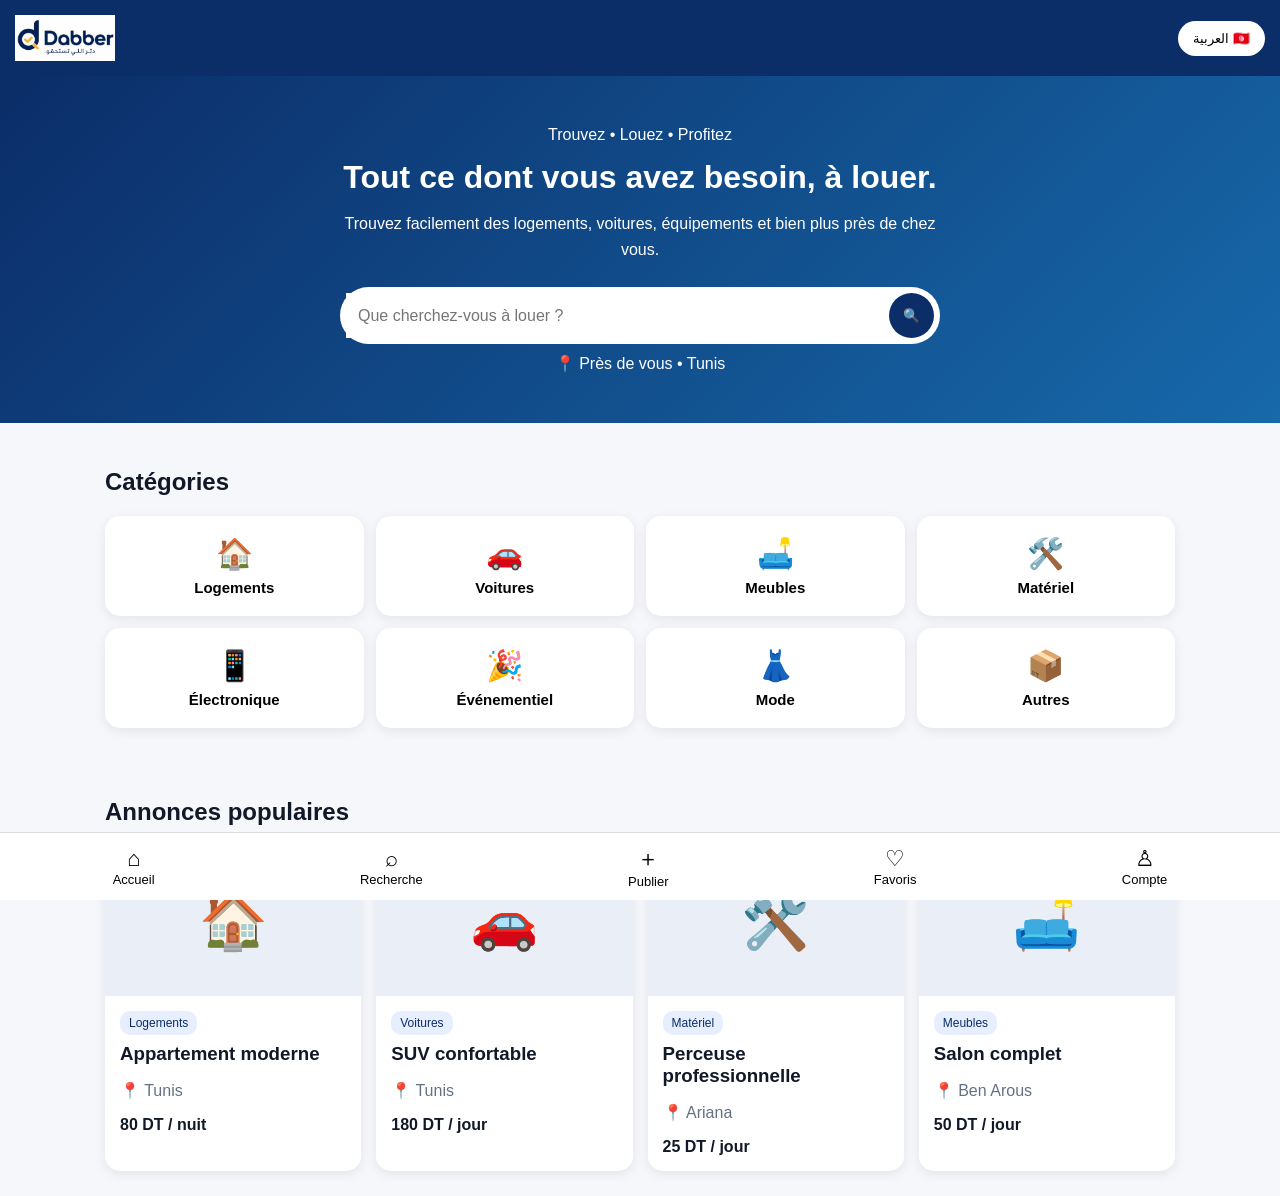
<file: index.html>
<!DOCTYPE html>
<html lang="fr">
<head>
  <meta charset="UTF-8">
  <meta name="viewport" content="width=device-width, initial-scale=1.0">
  <title>Dabber</title>

  <style>
    * {
      box-sizing: border-box;
    }

    body {
      margin: 0;
      font-family: Arial, sans-serif;
      background: #f5f7fb;
      color: #111827;
    }

    header {
      background: #0b2d68;
      padding: 15px;
      display: flex;
      justify-content: space-between;
      align-items: center;
    }

    header img {
      width: 100px;
      max-height: 50px;
      object-fit: contain;
    }

    button {
      border: 0;
      cursor: pointer;
    }

    #langBtn {
      background: white;
      padding: 10px 15px;
      border-radius: 20px;
    }

    .hero {
      background: linear-gradient(135deg, #0b2d68, #1769aa);
      color: white;
      padding: 50px 20px;
      text-align: center;
    }

    .hero h1 {
      font-size: 32px;
      margin: 15px 0;
    }

    .hero p {
      max-width: 600px;
      margin: auto;
      line-height: 1.6;
    }

    .search {
      max-width: 600px;
      margin: 25px auto 10px;
      background: white;
      border-radius: 30px;
      padding: 6px;
      display: flex;
    }

    .search input {
      flex: 1;
      border: 0;
      outline: 0;
      padding: 12px;
      font-size: 16px;
    }

    .search button {
      background: #0b2d68;
      color: white;
      width: 45px;
      height: 45px;
      border-radius: 50%;
    }

    .section {
      padding: 25px 15px;
      max-width: 1100px;
      margin: auto;
    }

    .section h2 {
      margin-bottom: 20px;
    }

    .categories {
      display: grid;
      grid-template-columns: repeat(4, 1fr);
      gap: 12px;
    }

    .cat {
      background: white;
      padding: 20px 10px;
      border-radius: 15px;
      box-shadow: 0 3px 12px rgba(0,0,0,.08);
      font-size: 15px;
    }

    .cat span {
      display: block;
      font-size: 30px;
      margin-bottom: 8px;
    }

    .listings {
      display: grid;
      grid-template-columns: repeat(4, 1fr);
      gap: 15px;
    }

    .card {
      background: white;
      border-radius: 15px;
      overflow: hidden;
      box-shadow: 0 3px 12px rgba(0,0,0,.08);
    }

    .card-image {
      height: 150px;
      background: #e9eef7;
      display: flex;
      align-items: center;
      justify-content: center;
      font-size: 55px;
    }

    .card-body {
      padding: 15px;
    }

    .card-body h3 {
      margin: 8px 0;
    }

    .card-body p {
      color: #667085;
    }

    .tag {
      display: inline-block;
      background: #e7efff;
      color: #0b2d68;
      padding: 5px 9px;
      border-radius: 10px;
      font-size: 12px;
    }

    .bottom {
      position: fixed;
      bottom: 0;
      left: 0;
      right: 0;
      background: white;
      border-top: 1px solid #ddd;
      display: flex;
      justify-content: space-around;
      padding: 10px;
    }

    .bottom button {
      background: none;
      font-size: 13px;
    }

    .bottom span {
      display: block;
      font-size: 22px;
    }

    @media(max-width:700px) {

      .categories {
        grid-template-columns: repeat(2, 1fr);
      }

      .listings {
        grid-template-columns: repeat(2, 1fr);
      }

      .hero h1 {
        font-size: 25px;
      }

    }
  </style>
</head>

<body>

<header>

  <img src="logo.png" alt="Dabber">

  <button id="langBtn">
    العربية 🇹🇳
  </button>

</header>


<section class="hero">

  <div id="eyebrow">
    Trouvez • Louez • Profitez
  </div>

  <h1 id="title">
    Tout ce dont vous avez besoin, à louer.
  </h1>

  <p id="description">
    Trouvez facilement des logements, voitures, équipements et bien plus près de chez vous.
  </p>

  <div class="search">

    <input
      id="searchInput"
      type="search"
      placeholder="Que cherchez-vous à louer ?">

    <button id="searchBtn">
      🔍
    </button>

  </div>

  <div>
    📍 Près de vous • Tunis
  </div>

</section>


<section class="section">

  <h2 id="categoriesTitle">
    Catégories
  </h2>

  <div
    class="categories"
    id="categories">
  </div>

</section>


<section class="section">

  <h2 id="listingsTitle">
    Annonces populaires
  </h2>

  <div
    class="listings"
    id="listings">
  </div>

</section>


<nav class="bottom">

  <button>
    <span>⌂</span>
    Accueil
  </button>

  <button id="bottomSearch">
    <span>⌕</span>
    Recherche
  </button>

  <button id="addBtn">
    <span>＋</span>
    Publier
  </button>

  <button>
    <span>♡</span>
    Favoris
  </button>

  <button>
    <span>♙</span>
    Compte
  </button>

</nav>


<script>

const categories = [

  ["🏠", "Logements", "سكن"],
  ["🚗", "Voitures", "سيارات"],
  ["🛋️", "Meubles", "أثاث"],
  ["🛠️", "Matériel", "معدات"],
  ["📱", "Électronique", "إلكترونيات"],
  ["🎉", "Événementiel", "مناسبات"],
  ["👗", "Mode", "أزياء"],
  ["📦", "Autres", "أخرى"]

];


const listings = [

  ["🏠", "Appartement moderne", "Tunis", "80 DT / nuit", "Logements", "سكن"],

  ["🚗", "SUV confortable", "Tunis", "180 DT / jour", "Voitures", "سيارات"],

  ["🛠️", "Perceuse professionnelle", "Ariana", "25 DT / jour", "Matériel", "معدات"],

  ["🛋️", "Salon complet", "Ben Arous", "50 DT / jour", "Meubles", "أثاث"]

];


let arabic = false;


function showCategories() {

  const box =
    document.getElementById("categories");

  box.innerHTML = "";

  categories.forEach(item => {

    const button =
      document.createElement("button");

    button.className = "cat";

    button.innerHTML = `
      <span>${item[0]}</span>
      <b>${arabic ? item[2] : item[1]}</b>
    `;

    button.onclick = () => {

      document.getElementById("searchInput").value =
        arabic ? item[2] : item[1];

      search();

    };

    box.appendChild(button);

  });

}


function showListings(data = listings) {

  const box =
    document.getElementById("listings");

  box.innerHTML = "";

  data.forEach(item => {

    const card =
      document.createElement("article");

    card.className = "card";

    card.innerHTML = `

      <div class="card-image">
        ${item[0]}
      </div>

      <div class="card-body">

        <div class="tag">
          ${arabic ? item[5] : item[4]}
        </div>

        <h3>
          ${item[1]}
        </h3>

        <p>
          📍 ${item[2]}
        </p>

        <strong>
          ${item[3]}
        </strong>

      </div>

    `;

    box.appendChild(card);

  });

}


function search() {

  const value =
    document
      .getElementById("searchInput")
      .value
      .toLowerCase();

  if (!value) {

    showListings();

    return;

  }

  const result =
    listings.filter(item =>

      item.join(" ")
        .toLowerCase()
        .includes(value)

    );

  showListings(result);

}


document
  .getElementById("searchBtn")
  .onclick = search;


document
  .getElementById("searchInput")
  .addEventListener(
    "keydown",
    event => {

      if (event.key === "Enter") {
        search();
      }

    }
  );


document
  .getElementById("bottomSearch")
  .onclick = () => {

    document
      .getElementById("searchInput")
      .focus();

    window.scrollTo({
      top: 0,
      behavior: "smooth"
    });

  };


document
  .getElementById("addBtn")
  .onclick = () => {

    window.location.href =
      "ajouter.html";

  };


document
  .getElementById("langBtn")
  .onclick = () => {

    arabic = !arabic;

    document.documentElement.lang =
      arabic ? "ar" : "fr";

    document.documentElement.dir =
      arabic ? "rtl" : "ltr";

    document.getElementById("langBtn").textContent =
      arabic ? "Français 🇫🇷" : "العربية 🇹🇳";

    document.getElementById("eyebrow").textContent =
      arabic
        ? "إبحث • اكري • استمتع"
        : "Trouvez • Louez • Profitez";

    document.getElementById("title").textContent =
      arabic
        ? "كل ما تحتاجه، للكراء."
        : "Tout ce dont vous avez besoin, à louer.";

    document.getElementById("description").textContent =
      arabic
        ? "إلقى بسهولة شقق، سيارات، معدات وحاجات أكثر قريبة ليك."
        : "Trouvez facilement des logements, voitures, équipements et bien plus près de chez vous.";

    document.getElementById("categoriesTitle").textContent =
      arabic ? "التصنيفات" : "Catégories";

    document.getElementById("listingsTitle").textContent =
      arabic ? "إعلانات مميزة" : "Annonces populaires";

    document.getElementById("searchInput").placeholder =
      arabic
        ? "شنوّة تحب تكرّي؟"
        : "Que cherchez-vous à louer ?";

    showCategories();
    showListings();

  };


showCategories();
showListings();

</script>

</body>
</html>
</file>
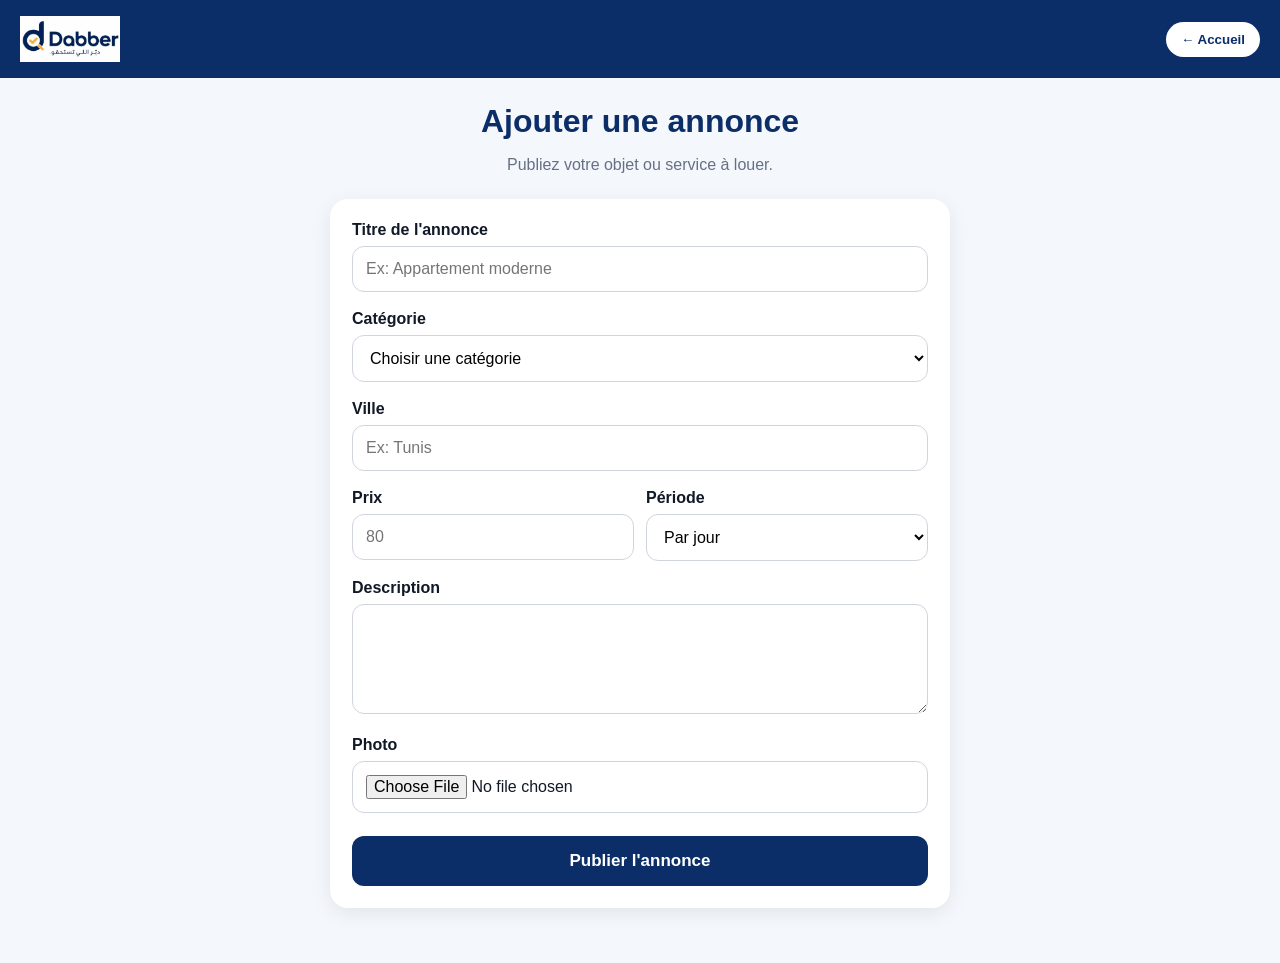
<file: ajouter.html>
<!DOCTYPE html>
<html lang="fr" dir="ltr">

<head>
  <meta charset="UTF-8">

  <meta name="viewport"
        content="width=device-width, initial-scale=1.0">

  <meta name="theme-color"
        content="#0b2d68">

  <title>Dabber - Ajouter une annonce</title>

  <style>

    * {
      box-sizing: border-box;
    }

    body {
      margin: 0;
      font-family: Arial, sans-serif;
      background: #f4f7fb;
      color: #111827;
      padding-bottom: 30px;
    }

    header {
      background: #0b2d68;
      color: white;
      padding: 16px 20px;
      display: flex;
      align-items: center;
      justify-content: space-between;
      position: sticky;
      top: 0;
      z-index: 10;
    }

    header img {
      width: 100px;
      max-height: 50px;
      object-fit: contain;
    }

    .back {
      background: white;
      color: #0b2d68;
      border: 0;
      padding: 10px 15px;
      border-radius: 20px;
      cursor: pointer;
      font-weight: bold;
    }

    .container {
      max-width: 650px;
      margin: 25px auto;
      padding: 0 15px;
    }

    .title {
      text-align: center;
      margin-bottom: 25px;
    }

    .title h1 {
      margin-bottom: 8px;
      color: #0b2d68;
    }

    .title p {
      color: #667085;
    }

    .form {
      background: white;
      padding: 22px;
      border-radius: 18px;
      box-shadow: 0 5px 20px rgba(0,0,0,.08);
    }

    .field {
      margin-bottom: 18px;
    }

    label {
      display: block;
      margin-bottom: 7px;
      font-weight: bold;
    }

    input,
    select,
    textarea {
      width: 100%;
      border: 1px solid #d0d5dd;
      border-radius: 12px;
      padding: 13px;
      font-size: 16px;
      outline: none;
      background: white;
    }

    input:focus,
    select:focus,
    textarea:focus {
      border-color: #0b2d68;
    }

    textarea {
      min-height: 110px;
      resize: vertical;
    }

    .price-row {
      display: grid;
      grid-template-columns: 1fr 1fr;
      gap: 12px;
    }

    .image-preview {
      margin-top: 10px;
      display: none;
      width: 100%;
      max-height: 250px;
      object-fit: cover;
      border-radius: 12px;
    }

    .submit {
      width: 100%;
      background: #0b2d68;
      color: white;
      border: 0;
      padding: 15px;
      border-radius: 12px;
      font-size: 17px;
      font-weight: bold;
      cursor: pointer;
      margin-top: 5px;
    }

    .submit:active {
      transform: scale(.98);
    }

    .message {
      display: none;
      padding: 13px;
      border-radius: 12px;
      margin-bottom: 18px;
      text-align: center;
      font-weight: bold;
    }

    .success {
      background: #dcfce7;
      color: #166534;
    }

    .error {
      background: #fee2e2;
      color: #991b1b;
    }

    @media(max-width:600px) {

      .price-row {
        grid-template-columns: 1fr;
      }

      .form {
        padding: 18px;
      }

    }

  </style>

</head>


<body>


<header>

  <img
    src="logo.png"
    alt="Dabber">

  <button
    class="back"
    id="backBtn"
    type="button">

    ← Accueil

  </button>

</header>


<div class="container">


  <div class="title">

    <h1 id="pageTitle">
      Ajouter une annonce
    </h1>

    <p id="pageDescription">
      Publiez votre objet ou service à louer.
    </p>

  </div>


  <div
    id="message"
    class="message">
  </div>


  <form
    class="form"
    id="listingForm">


    <!-- TITLE -->

    <div class="field">

      <label id="titleLabel">
        Titre de l'annonce
      </label>

      <input
        id="title"
        type="text"
        placeholder="Ex: Appartement moderne"
        required>

    </div>


    <!-- CATEGORY -->

    <div class="field">

      <label id="categoryLabel">
        Catégorie
      </label>

      <select
        id="category"
        required>

        <option value="">
          Choisir une catégorie
        </option>

        <option value="Maison">
          🏠 Maison
        </option>

        <option value="Véhicules">
          🚗 Véhicules
        </option>

        <option value="Meubles">
          🛋️ Meubles
        </option>

        <option value="Outils">
          🛠️ Outils
        </option>

        <option value="Électronique">
          📱 Électronique
        </option>

        <option value="Événements">
          🎉 Événements
        </option>

        <option value="Mode">
          👗 Mode
        </option>

        <option value="Autres">
          📦 Autres
        </option>

      </select>

    </div>


    <!-- CITY -->

    <div class="field">

      <label id="cityLabel">
        Ville
      </label>

      <input
        id="city"
        type="text"
        placeholder="Ex: Tunis"
        required>

    </div>


    <!-- PRICE -->

    <div class="price-row">


      <div class="field">

        <label id="priceLabel">
          Prix
        </label>

        <input
          id="price"
          type="number"
          min="0"
          step="1"
          placeholder="80"
          required>

      </div>


      <div class="field">

        <label id="periodLabel">
          Période
        </label>

        <select
          id="period"
          required>

          <option value="jour">
            Par jour
          </option>

          <option value="nuit">
            Par nuit
          </option>

          <option value="semaine">
            Par semaine
          </option>

          <option value="mois">
            Par mois
          </option>

        </select>

      </div>


    </div>


    <!-- DESCRIPTION -->

    <div class="field">

      <label id="descriptionLabel">
        Description
      </label>

      <textarea
        id="description"
        placeholder="Décrivez votre annonce...">
      </textarea>

    </div>


    <!-- IMAGE -->

    <div class="field">

      <label id="imageLabel">
        Photo
      </label>

      <input
        id="image"
        type="file"
        accept="image/*">

      <img
        id="imagePreview"
        class="image-preview"
        alt="Aperçu">

    </div>


    <button
      class="submit"
      type="submit"
      id="submitBtn">

      Publier l'annonce

    </button>


  </form>

</div>


<script>


/* =====================================================
   LANGUAGE
===================================================== */

let arabic =
  localStorage.getItem("dabberLang") === "ar";


function updateLanguage() {

  document.documentElement.lang =
    arabic ? "ar" : "fr";

  document.documentElement.dir =
    arabic ? "rtl" : "ltr";


  document.getElementById("pageTitle").textContent =
    arabic
      ? "إضافة إعلان"
      : "Ajouter une annonce";


  document.getElementById("pageDescription").textContent =
    arabic
      ? "انشر الشيء أو الخدمة التي تريد كرائها."
      : "Publiez votre objet ou service à louer.";


  document.getElementById("titleLabel").textContent =
    arabic
      ? "عنوان الإعلان"
      : "Titre de l'annonce";


  document.getElementById("categoryLabel").textContent =
    arabic
      ? "التصنيف"
      : "Catégorie";


  document.getElementById("cityLabel").textContent =
    arabic
      ? "المدينة"
      : "Ville";


  document.getElementById("priceLabel").textContent =
    arabic
      ? "السعر"
      : "Prix";


  document.getElementById("periodLabel").textContent =
    arabic
      ? "المدة"
      : "Période";


  document.getElementById("descriptionLabel").textContent =
    arabic
      ? "الوصف"
      : "Description";


  document.getElementById("imageLabel").textContent =
    arabic
      ? "الصورة"
      : "Photo";


  document.getElementById("submitBtn").textContent =
    arabic
      ? "نشر الإعلان"
      : "Publier l'annonce";


  document.getElementById("backBtn").textContent =
    arabic
      ? "← الرئيسية"
      : "← Accueil";

}


updateLanguage();


/* =====================================================
   BACK
===================================================== */

document
  .getElementById("backBtn")
  .onclick = function() {

    window.location.href =
      "index.html";

  };


/* =====================================================
   IMAGE PREVIEW
===================================================== */

document
  .getElementById("image")
  .addEventListener(
    "change",
    function(event) {

      const file =
        event.target.files[0];

      const preview =
        document.getElementById(
          "imagePreview"
        );


      if (!file) {

        preview.style.display =
          "none";

        return;

      }


      const reader =
        new FileReader();


      reader.onload = function(e) {

        preview.src =
          e.target.result;

        preview.style.display =
          "block";

      };


      reader.readAsDataURL(file);

    }
  );


/* =====================================================
   SAVE LISTING
===================================================== */

document
  .getElementById("listingForm")
  .addEventListener(
    "submit",
    function(event) {

      event.preventDefault();


      const title =
        document.getElementById(
          "title"
        ).value.trim();


      const category =
        document.getElementById(
          "category"
        ).value;


      const city =
        document.getElementById(
          "city"
        ).value.trim();


      const price =
        document.getElementById(
          "price"
        ).value;


      const period =
        document.getElementById(
          "period"
        ).value;


      const description =
        document.getElementById(
          "description"
        ).value.trim();


      const imageInput =
        document.getElementById(
          "image"
        );


      if (
        !title ||
        !category ||
        !city ||
        !price ||
        !period
      ) {

        showMessage(
          arabic
            ? "يرجى ملء جميع الخانات المطلوبة."
            : "Veuillez remplir tous les champs obligatoires.",
          "error"
        );

        return;

      }


      function save(imageData) {

        const old =
          localStorage.getItem(
            "dabber_annonces"
          );


        let annonces = [];


        try {

          annonces =
            old
              ? JSON.parse(old)
              : [];

          if (!Array.isArray(annonces)) {
            annonces = [];
          }

        } catch {

          annonces = [];

        }


        const annonce = {

          id:
            "ad_" +
            Date.now() +
            "_" +
            Math.random()
              .toString(36)
              .substring(2, 8),

          title:
            title,

          category:
            category,

          city:
            city,

          price:
            price,

          period:
            period,

          description:
            description,

          image:
            imageData || "",

          createdAt:
            new Date().toISOString()

        };


        annonces.unshift(
          annonce
        );


        try {

          localStorage.setItem(
            "dabber_annonces",
            JSON.stringify(annonces)
          );


          showMessage(
            arabic
              ? "تم نشر الإعلان بنجاح 🎉"
              : "Annonce publiée avec succès 🎉",
            "success"
          );


          document
            .getElementById(
              "listingForm"
            )
            .reset();


          document
            .getElementById(
              "imagePreview"
            )
            .style.display =
              "none";


          setTimeout(
            function() {

              window.location.href =
                "index.html";

            },
            1000
          );


        } catch(error) {

          showMessage(
            arabic
              ? "الصورة كبيرة جدًا. جرّب صورة أصغر."
              : "L'image est trop grande. Essayez une image plus petite.",
            "error"
          );

        }

      }


      if (
        imageInput.files &&
        imageInput.files[0]
      ) {

        const reader =
          new FileReader();


        reader.onload = function(e) {

          save(e.target.result);

        };


        reader.readAsDataURL(
          imageInput.files[0]
        );

      }

      else {

        save("");

      }

    }
  );


/* =====================================================
   MESSAGE
===================================================== */

function showMessage(
  text,
  type
) {

  const box =
    document.getElementById(
      "message"
    );


  box.textContent =
    text;


  box.className =
    "message " + type;


  box.style.display =
    "block";


  window.scrollTo({

    top: 0,

    behavior: "smooth"

  });

}

</script>

</body>
  </html>
</file>
